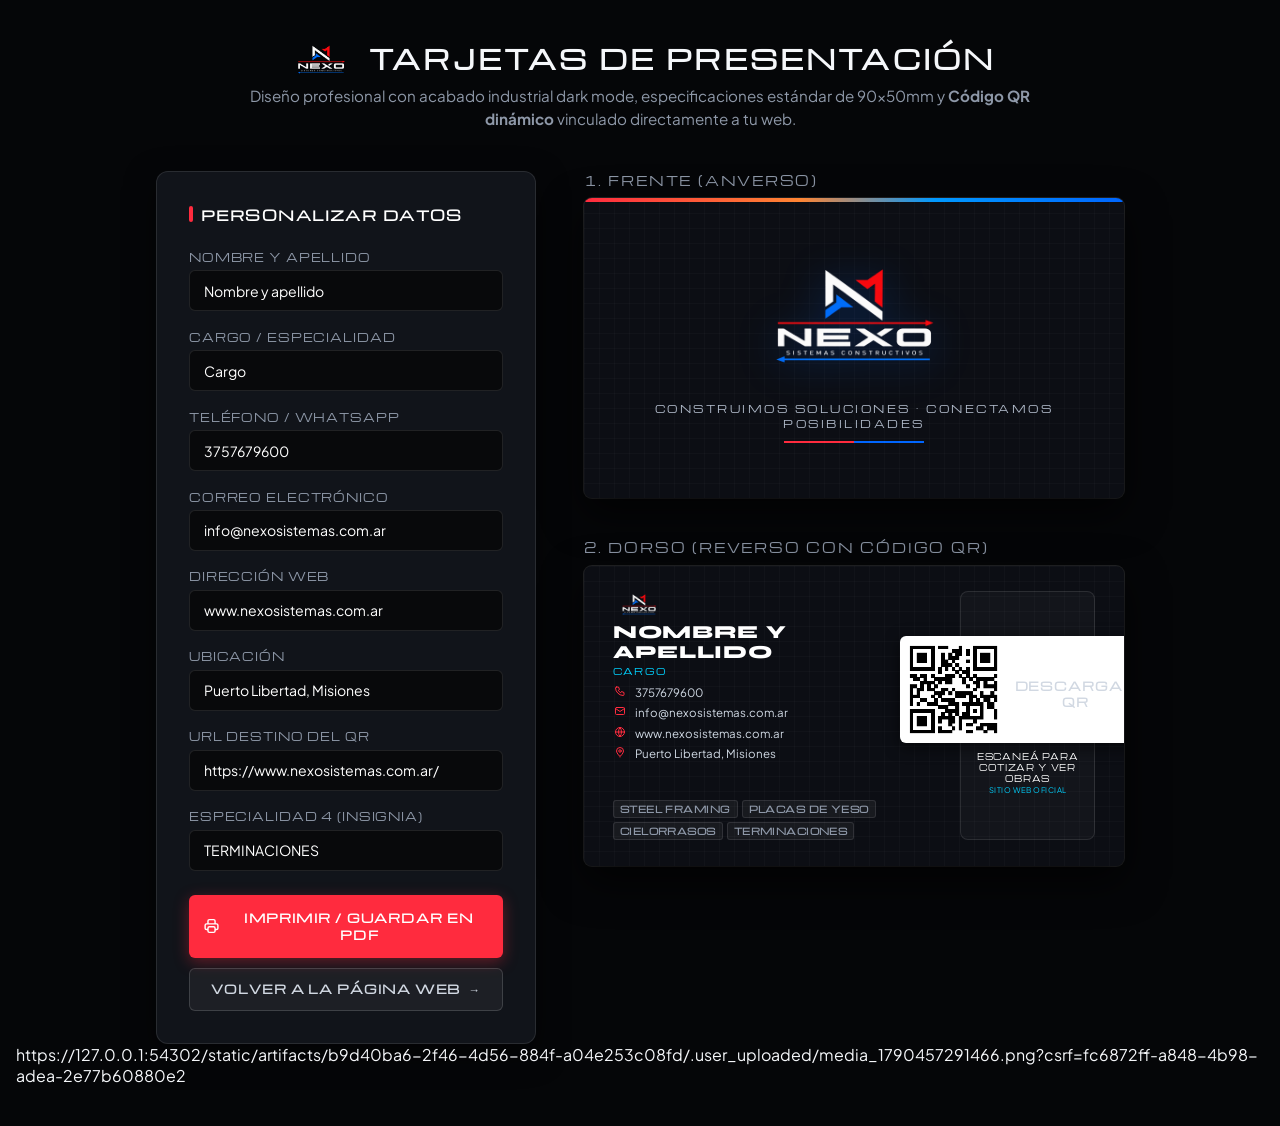
<file: tarjeta-presentacion.html>
<!DOCTYPE html>
<html lang="es">

<head>
  <meta charset="UTF-8">
  <meta name="viewport" content="width=device-width, initial-scale=1.0">
  <title>Tarjetas de Presentación NEXO | Generador con Código QR</title>

  <link rel="icon" type="image/png" href="assets/images/logo.png">
  <link rel="preconnect" href="https://fonts.googleapis.com">
  <link rel="preconnect" href="https://fonts.gstatic.com" crossorigin>
  <link
    href="https://fonts.googleapis.com/css2?family=Michroma&family=Plus+Jakarta+Sans:wght@400;500;600;700;800&family=Syne:wght@600;700;800&display=swap"
    rel="stylesheet">

  <style>
    :root {
      --bg-dark: #08090b;
      --card-bg: #0c0e14;
      --card-border: rgba(255, 255, 255, 0.12);
      --accent-red: #ff2b3e;
      --accent-blue: #0066ff;
      --accent-cyan: #00d2ff;
      --text-main: #f5f7fa;
      --text-muted: #8e98a8;
      --text-dim: #5a6475;
      --font-heading: 'Michroma', sans-serif;
      --font-title: 'Syne', sans-serif;
      --font-body: 'Plus Jakarta Sans', sans-serif;
    }

    * {
      box-sizing: border-box;
      margin: 0;
      padding: 0;
    }

    body {
      font-family: var(--font-body);
      background-color: #050608;
      color: var(--text-main);
      min-height: 100vh;
      display: flex;
      flex-direction: column;
      align-items: center;
      padding: 2.5rem 1rem;
    }

    .app-header {
      text-align: center;
      max-width: 800px;
      margin-bottom: 2.5rem;
    }

    .app-title {
      font-family: var(--font-heading);
      font-size: 1.6rem;
      font-weight: 800;
      letter-spacing: 0.12em;
      text-transform: uppercase;
      margin-bottom: 0.5rem;
      display: flex;
      align-items: center;
      justify-content: center;
      gap: 12px;
    }

    .app-desc {
      color: var(--text-muted);
      font-size: 0.95rem;
      line-height: 1.5;
    }

    .workspace-layout {
      display: flex;
      gap: 3rem;
      max-width: 1200px;
      width: 100%;
      align-items: flex-start;
      flex-wrap: wrap;
      justify-content: center;
    }

    /* --- Customizer Control Panel --- */
    .controls-panel {
      background: #11141a;
      border: 1px solid rgba(255, 255, 255, 0.1);
      border-radius: 12px;
      padding: 2rem;
      width: 380px;
      flex-shrink: 0;
      box-shadow: 0 10px 30px rgba(0, 0, 0, 0.5);
    }

    .panel-title {
      font-family: var(--font-heading);
      font-size: 0.9rem;
      letter-spacing: 0.1em;
      text-transform: uppercase;
      color: #fff;
      margin-bottom: 1.5rem;
      display: flex;
      align-items: center;
      gap: 8px;
    }

    .panel-title::before {
      content: '';
      width: 4px;
      height: 16px;
      background: var(--accent-red);
      border-radius: 2px;
    }

    .field-group {
      margin-bottom: 1.1rem;
    }

    .field-label {
      display: block;
      font-family: var(--font-heading);
      font-size: 0.68rem;
      letter-spacing: 0.08em;
      text-transform: uppercase;
      color: var(--text-muted);
      margin-bottom: 0.35rem;
    }

    .field-input {
      width: 100%;
      background: #08090b;
      border: 1px solid rgba(255, 255, 255, 0.1);
      border-radius: 6px;
      padding: 0.65rem 0.85rem;
      color: #fff;
      font-family: var(--font-body);
      font-size: 0.88rem;
      transition: all 0.2s ease;
    }

    .field-input:focus {
      outline: none;
      border-color: var(--accent-blue);
      box-shadow: 0 0 0 3px rgba(0, 102, 255, 0.2);
    }

    .btn-action-primary {
      display: flex;
      align-items: center;
      justify-content: center;
      gap: 10px;
      width: 100%;
      background: var(--accent-red);
      color: #fff;
      font-family: var(--font-heading);
      font-size: 0.75rem;
      font-weight: 700;
      letter-spacing: 0.1em;
      text-transform: uppercase;
      padding: 0.9rem;
      border-radius: 6px;
      border: none;
      cursor: pointer;
      margin-top: 1.5rem;
      box-shadow: 0 4px 15px rgba(255, 43, 62, 0.35);
      transition: all 0.2s ease;
    }

    .btn-action-primary:hover {
      background: #ff4757;
      transform: translateY(-2px);
      box-shadow: 0 6px 20px rgba(255, 43, 62, 0.5);
    }

    .btn-action-secondary {
      display: flex;
      align-items: center;
      justify-content: center;
      gap: 8px;
      width: 100%;
      background: rgba(255, 255, 255, 0.05);
      color: #d1d8e2;
      font-family: var(--font-heading);
      font-size: 0.72rem;
      font-weight: 600;
      letter-spacing: 0.08em;
      text-transform: uppercase;
      padding: 0.8rem;
      border-radius: 6px;
      border: 1px solid rgba(255, 255, 255, 0.15);
      cursor: pointer;
      margin-top: 0.8rem;
      transition: all 0.2s ease;
    }

    .btn-action-secondary:hover {
      background: rgba(255, 255, 255, 0.12);
      color: #fff;
    }

    /* --- Business Cards Stage --- */
    .cards-stage {
      display: flex;
      flex-direction: column;
      gap: 2.5rem;
    }

    .stage-section-label {
      font-family: var(--font-heading);
      font-size: 0.8rem;
      letter-spacing: 0.14em;
      text-transform: uppercase;
      color: var(--text-muted);
      margin-bottom: 0.6rem;
      display: flex;
      align-items: center;
      gap: 10px;
    }

    /* Physical Standard Business Card Dimensions (90mm x 50mm) */
    .business-card-wrap {
      width: 540px;
      /* 90mm at 6px/mm ratio on screen */
      height: 300px;
      /* 50mm at 6px/mm ratio */
      background: var(--card-bg);
      border-radius: 8px;
      position: relative;
      overflow: hidden;
      box-shadow: 0 15px 40px rgba(0, 0, 0, 0.7), 0 0 0 1px var(--card-border);
      display: flex;
      flex-direction: column;
      user-select: none;
    }

    /* Background Geometric Subtle Texture */
    .business-card-wrap::before {
      content: '';
      position: absolute;
      inset: 0;
      background-image:
        linear-gradient(to right, rgba(255, 255, 255, 0.02) 1px, transparent 1px),
        linear-gradient(to bottom, rgba(255, 255, 255, 0.02) 1px, transparent 1px);
      background-size: 15px 15px;
      pointer-events: none;
      z-index: 0;
    }

    /* ==============================================================
       FRONT SIDE (ANVERSO)
       ============================================================== */
    .card-front {
      display: flex;
      flex-direction: column;
      align-items: center;
      justify-content: center;
      padding: 2.5rem;
      text-align: center;
      position: relative;
      z-index: 1;
    }

    .front-top-accent {
      position: absolute;
      top: 0;
      left: 0;
      right: 0;
      height: 4px;
      background: linear-gradient(90deg, var(--accent-red) 0%, #ff8533 40%, #0099ff 65%, var(--accent-blue) 100%);
    }

    .front-logo-img {
      width: 250px;
      max-height: 120px;
      object-fit: contain;
      filter: drop-shadow(0 6px 20px rgba(0, 102, 255, 0.35));
      margin-bottom: 1.2rem;
    }

    .front-tagline {
      font-family: var(--font-heading);
      font-size: 0.65rem;
      letter-spacing: 0.24em;
      color: #b0bac9;
      text-transform: uppercase;
      margin-top: 0.5rem;
    }

    .front-divider {
      width: 140px;
      height: 2px;
      background: linear-gradient(90deg, var(--accent-red) 50%, var(--accent-blue) 50%);
      margin: 0.6rem auto 0 auto;
    }

    /* ==============================================================
       BACK SIDE (REVERSO)
       ============================================================== */
    .card-back {
      padding: 1.6rem 1.8rem;
      display: flex;
      position: relative;
      z-index: 1;
      height: 100%;
      gap: 1.4rem;
      align-items: center;
    }

    .card-back-left {
      flex: 1;
      display: flex;
      flex-direction: column;
      justify-content: space-between;
      height: 100%;
    }

    .back-brand-row {
      display: flex;
      align-items: center;
      gap: 8px;
    }

    .back-logo-thumb {
      height: 26px;
      width: auto;
      object-fit: contain;
    }

    .back-person-info {
      margin-top: 0.3rem;
    }

    .back-person-name {
      font-family: var(--font-title);
      font-size: 1.15rem;
      font-weight: 800;
      color: #ffffff;
      letter-spacing: 0.04em;
      line-height: 1.1;
      text-transform: uppercase;
    }

    .back-person-title {
      font-family: var(--font-heading);
      font-size: 0.55rem;
      letter-spacing: 0.15em;
      color: var(--accent-cyan);
      text-transform: uppercase;
      margin-top: 2px;
    }

    .back-contact-list {
      display: flex;
      flex-direction: column;
      gap: 0.35rem;
      margin: 0.5rem 0;
    }

    .back-contact-item {
      display: flex;
      align-items: center;
      gap: 8px;
      font-size: 0.72rem;
      color: #cfd8e3;
    }

    .contact-item-icon {
      color: var(--accent-red);
      font-size: 0.75rem;
      width: 14px;
      text-align: center;
    }

    .back-services-pills {
      display: flex;
      flex-wrap: wrap;
      gap: 4px;
      margin-top: auto;
    }

    .service-pill {
      font-size: 0.55rem;
      font-weight: 700;
      font-family: var(--font-heading);
      background: rgba(255, 255, 255, 0.05);
      border: 1px solid rgba(255, 255, 255, 0.1);
      padding: 2px 6px;
      border-radius: 3px;
      color: var(--text-muted);
      letter-spacing: 0.05em;
    }

    /* QR Box on Back Side */
    .card-back-right {
      width: 135px;
      display: flex;
      flex-direction: column;
      align-items: center;
      justify-content: center;
      background: rgba(255, 255, 255, 0.03);
      border: 1px solid rgba(255, 255, 255, 0.1);
      border-radius: 8px;
      padding: 0.8rem 0.6rem;
      flex-shrink: 0;
      height: 100%;
    }

    .qr-canvas-holder {
      background: #ffffff;
      padding: 6px;
      border-radius: 6px;
      box-shadow: 0 4px 15px rgba(0, 0, 0, 0.6);
      display: flex;
      align-items: center;
      justify-content: center;
    }

    .qr-canvas-holder canvas {
      display: block;
      width: 95px !important;
      height: 95px !important;
    }

    .qr-cta-text {
      font-family: var(--font-heading);
      font-size: 0.52rem;
      letter-spacing: 0.1em;
      text-transform: uppercase;
      color: #fff;
      text-align: center;
      margin-top: 8px;
      line-height: 1.3;
    }

    .qr-cta-sub {
      font-size: 0.48rem;
      color: var(--accent-cyan);
      margin-top: 2px;
      letter-spacing: 0.06em;
    }

    /* ==============================================================
       PRINT SPECIFIC STYLES (Listo para imprenta)
       ============================================================== */
    @media print {
      body {
        background: #ffffff;
        padding: 0;
        margin: 0;
      }

      .app-header,
      .controls-panel,
      .stage-section-label,
      .print-hide {
        display: none !important;
      }

      .workspace-layout {
        display: block;
      }

      .cards-stage {
        gap: 20mm;
      }

      .business-card-wrap {
        width: 90mm !important;
        height: 50mm !important;
        box-shadow: none !important;
        border: 1px solid #333 !important;
        page-break-inside: avoid;
        margin: 10mm auto;
        -webkit-print-color-adjust: exact !important;
        print-color-adjust: exact !important;
      }
    }
  </style>
</head>

<body>
<!--email_off-->

  <!-- Header Header -->
  <header class="app-header">
    <h1 class="app-title">
      <img src="assets/images/logo.png" alt="NEXO" style="height: 36px; width: auto; object-fit: contain;">
      <span>Tarjetas de Presentación</span>
    </h1>
    <p class="app-desc">
      Diseño profesional con acabado industrial dark mode, especificaciones estándar de 90x50mm y <strong>Código QR
        dinámico</strong> vinculado directamente a tu web.
    </p>
  </header>

  <div class="workspace-layout">
    <!-- Editor Controls -->
    <div class="controls-panel">
      <h2 class="panel-title">Personalizar Datos</h2>

      <div class="field-group">
        <label class="field-label" for="input-name">Nombre y Apellido</label>
        <input type="text" id="input-name" class="field-input" value="Nombre y apellido">
      </div>

      <div class="field-group">
        <label class="field-label" for="input-title">Cargo / Especialidad</label>
        <input type="text" id="input-title" class="field-input" value="Cargo">
      </div>

      <div class="field-group">
        <label class="field-label" for="input-phone">Teléfono / WhatsApp</label>
        <input type="text" id="input-phone" class="field-input" value="3757679600">
      </div>

      <div class="field-group">
        <label class="field-label" for="input-email">Correo Electrónico</label>
        <input type="email" id="input-email" class="field-input" value="info@nexosistemas.com.ar">
      </div>

      <div class="field-group">
        <label class="field-label" for="input-web">Dirección Web</label>
        <input type="text" id="input-web" class="field-input" value="www.nexosistemas.com.ar">
      </div>

      <div class="field-group">
        <label class="field-label" for="input-location">Ubicación</label>
        <input type="text" id="input-location" class="field-input" value="Puerto Libertad, Misiones">
      </div>

      <div class="field-group">
        <label class="field-label" for="input-qr-url">URL Destino del QR</label>
        <input type="text" id="input-qr-url" class="field-input" value="https://www.nexosistemas.com.ar/">
      </div>

      <div class="field-group">
        <label class="field-label" for="input-pill4">Especialidad 4 (Insignia)</label>
        <input type="text" id="input-pill4" class="field-input" value="TERMINACIONES">
      </div>

      <!-- Action Buttons -->
      <button type="button" class="btn-action-primary" onclick="window.print()">
        <svg fill="none" stroke="currentColor" viewBox="0 0 24 24" width="18" height="18" stroke-width="2">
          <path stroke-linecap="round" stroke-linejoin="round"
            d="M17 17h2a2 2 0 002-2v-4a2 2 0 00-2-2H5a2 2 0 00-2 2v4a2 2 0 002 2h2m2 4h6a2 2 0 002-2v-4a2 2 0 00-2-2H9a2 2 0 00-2 2v4a2 2 0 002 2zm8-12V5a2 2 0 00-2-2H9a2 2 0 00-2 2v4h10z" />
        </svg>
        <span>Imprimir / Guardar en PDF</span>
      </button>

      <a href="/" class="btn-action-secondary" style="text-decoration: none; margin-top: 10px;">
        <span>Volver a la Página Web</span> →
      </a>
    </div>

    <!-- Cards Preview Stage -->
    <div class="cards-stage">

      <!-- FRENTE DE LA TARJETA -->
      <div>
        <div class="stage-section-label">
          <span>1. Frente (Anverso)</span>
        </div>
        <div class="business-card-wrap card-front">
          <div class="front-top-accent"></div>
          <img src="assets/images/logo.png" alt="NEXO Sistemas Constructivos" class="front-logo-img">
          <p class="front-tagline">Construimos Soluciones · Conectamos Posibilidades</p>
          <div class="front-divider"></div>
        </div>
      </div>

      <!-- DORSO DE LA TARJETA -->
      <div>
        <div class="stage-section-label">
          <span>2. Dorso (Reverso con Código QR)</span>
        </div>
        <div class="business-card-wrap">
          <div class="card-back">
            <!-- Left Info -->
            <div class="card-back-left">
              <div>
                <div class="back-brand-row">
                  <img src="assets/images/logo.png" alt="NEXO" class="back-logo-thumb">
                </div>

                <div class="back-person-info">
                  <div class="back-person-name" id="display-name">Nombre y apellido</div>
                  <div class="back-person-title" id="display-title">Cargo</div>
                </div>
              </div>

              <!-- Contact Rows -->
              <div class="back-contact-list">
                <div class="back-contact-item">
                  <span class="contact-item-icon"><svg viewBox="0 0 24 24" width="12" height="12" fill="none" stroke="currentColor" stroke-width="2" stroke-linecap="round" stroke-linejoin="round" aria-hidden="true"><path d="M5 4h4l2 5-2.5 1.5a11 11 0 0 0 5 5L15 13l5 2v4a2 2 0 0 1-2 2A16 16 0 0 1 3 6a2 2 0 0 1 2-2z"/></svg></span>
                  <span id="display-phone">3757679600</span>
                </div>
                <div class="back-contact-item">
                  <span class="contact-item-icon"><svg viewBox="0 0 24 24" width="12" height="12" fill="none" stroke="currentColor" stroke-width="2" stroke-linecap="round" stroke-linejoin="round" aria-hidden="true"><rect x="3" y="5" width="18" height="14" rx="2"/><path d="M3 7l9 6 9-6"/></svg></span>
                  <span id="display-email">info@nexosistemas.com.ar</span>
                </div>
                <div class="back-contact-item">
                  <span class="contact-item-icon"><svg viewBox="0 0 24 24" width="12" height="12" fill="none" stroke="currentColor" stroke-width="2" stroke-linecap="round" stroke-linejoin="round" aria-hidden="true"><circle cx="12" cy="12" r="9"/><path d="M3 12h18M12 3a14 14 0 0 1 0 18M12 3a14 14 0 0 0 0 18"/></svg></span>
                  <span id="display-web">www.nexosistemas.com.ar</span>
                </div>
                <div class="back-contact-item">
                  <span class="contact-item-icon"><svg viewBox="0 0 24 24" width="12" height="12" fill="none" stroke="currentColor" stroke-width="2" stroke-linecap="round" stroke-linejoin="round" aria-hidden="true"><path d="M12 21s7-6.2 7-11a7 7 0 0 0-14 0c0 4.8 7 11 7 11z"/><circle cx="12" cy="10" r="2.5"/></svg></span>
                  <span id="display-location">Puerto Libertad, Misiones</span>
                </div>
              </div>

              <!-- Specialty Pills -->
              <div class="back-services-pills">
                <span class="service-pill">STEEL FRAMING</span>
                <span class="service-pill">PLACAS DE YESO</span>
                <span class="service-pill">CIELORRASOS</span>
                <span class="service-pill" id="pill-4">TERMINACIONES</span>
              </div>
            </div>

            <!-- Right QR Box -->
            <div class="card-back-right">
              <div class="qr-canvas-holder">
                <canvas id="qr-canvas"></canvas>
                <button id="download-qr-btn" class="btn-action-secondary" style="margin-top:8px;">Descargar QR</button>
              </div>
              <div class="qr-cta-text">Escaneá para cotizar y ver obras</div>
              <div class="qr-cta-sub">SITIO WEB OFICIAL</div>
            </div>
          </div>
        </div>
      </div>

    </div>
  </div>

  <!-- QR Engine -->
  <script src="js/qrcode.js"></script>

  <script>
    // Live update fields
    const inputName = document.getElementById('input-name');
    const inputTitle = document.getElementById('input-title');
    const inputPhone = document.getElementById('input-phone');
    const inputEmail = document.getElementById('input-email');
    const inputWeb = document.getElementById('input-web');
    const inputLocation = document.getElementById('input-location');
    const inputQrUrl = document.getElementById('input-qr-url');

    const displayName = document.getElementById('display-name');
    const displayTitle = document.getElementById('display-title');
    const displayPhone = document.getElementById('display-phone');
    const displayEmail = document.getElementById('display-email');
    const displayWeb = document.getElementById('display-web');
    const displayLocation = document.getElementById('display-location');
    const qrCanvas = document.getElementById('qr-canvas');

    function updatePreview() {
      displayName.textContent = inputName.value || 'NEXO';
      displayTitle.textContent = inputTitle.value || 'SISTEMAS CONSTRUCTIVOS';
      displayPhone.textContent = inputPhone.value || '';
      displayEmail.textContent = inputEmail.value || '';
      displayWeb.textContent = inputWeb.value || '';
      displayLocation.textContent = inputLocation.value || '';
      if (document.getElementById('pill-4')) {
        document.getElementById('pill-4').textContent = (document.getElementById('input-pill4')?.value || 'TERMINACIONES').toUpperCase();
      }
    }

    function generateQr() {
      const url = inputQrUrl.value || 'https://www.nexosistemas.com.ar/';
      if (window.QRCodeRenderer) {
        window.QRCodeRenderer.renderCanvas(qrCanvas, url, {
          size: 260,
          margin: 10,
          dark: '#000000',
          light: '#ffffff'
        });
      }
    }

    function downloadQr() {
      const canvas = document.getElementById('qr-canvas');
      if (!canvas) return;
      canvas.toBlob(function(blob) {
        const url = URL.createObjectURL(blob);
        const a = document.createElement('a');
        a.href = url;
        a.download = 'qr-code.png';
        document.body.appendChild(a);
        a.click();
        document.body.removeChild(a);
        URL.revokeObjectURL(url);
      });
    }

    const downloadBtn = document.getElementById('download-qr-btn');
    if (downloadBtn) {
      downloadBtn.addEventListener('click', downloadQr);
    }

    inputName.addEventListener('input', updatePreview);
    inputTitle.addEventListener('input', updatePreview);
    inputPhone.addEventListener('input', updatePreview);
    inputEmail.addEventListener('input', updatePreview);
    inputWeb.addEventListener('input', updatePreview);
    inputLocation.addEventListener('input', updatePreview);
    inputQrUrl.addEventListener('input', generateQr);
    const inputPill4 = document.getElementById('input-pill4');
    if (inputPill4) inputPill4.addEventListener('input', updatePreview);

    // Initial render
    updatePreview();
    generateQr();
  </script>
<!--/email_off-->
</body>

</html>
https://127.0.0.1:54302/static/artifacts/b9d40ba6-2f46-4d56-884f-a04e253c08fd/.user_uploaded/media_1790457291466.png?csrf=fc6872ff-a848-4b98-adea-2e77b60880e2
</file>
